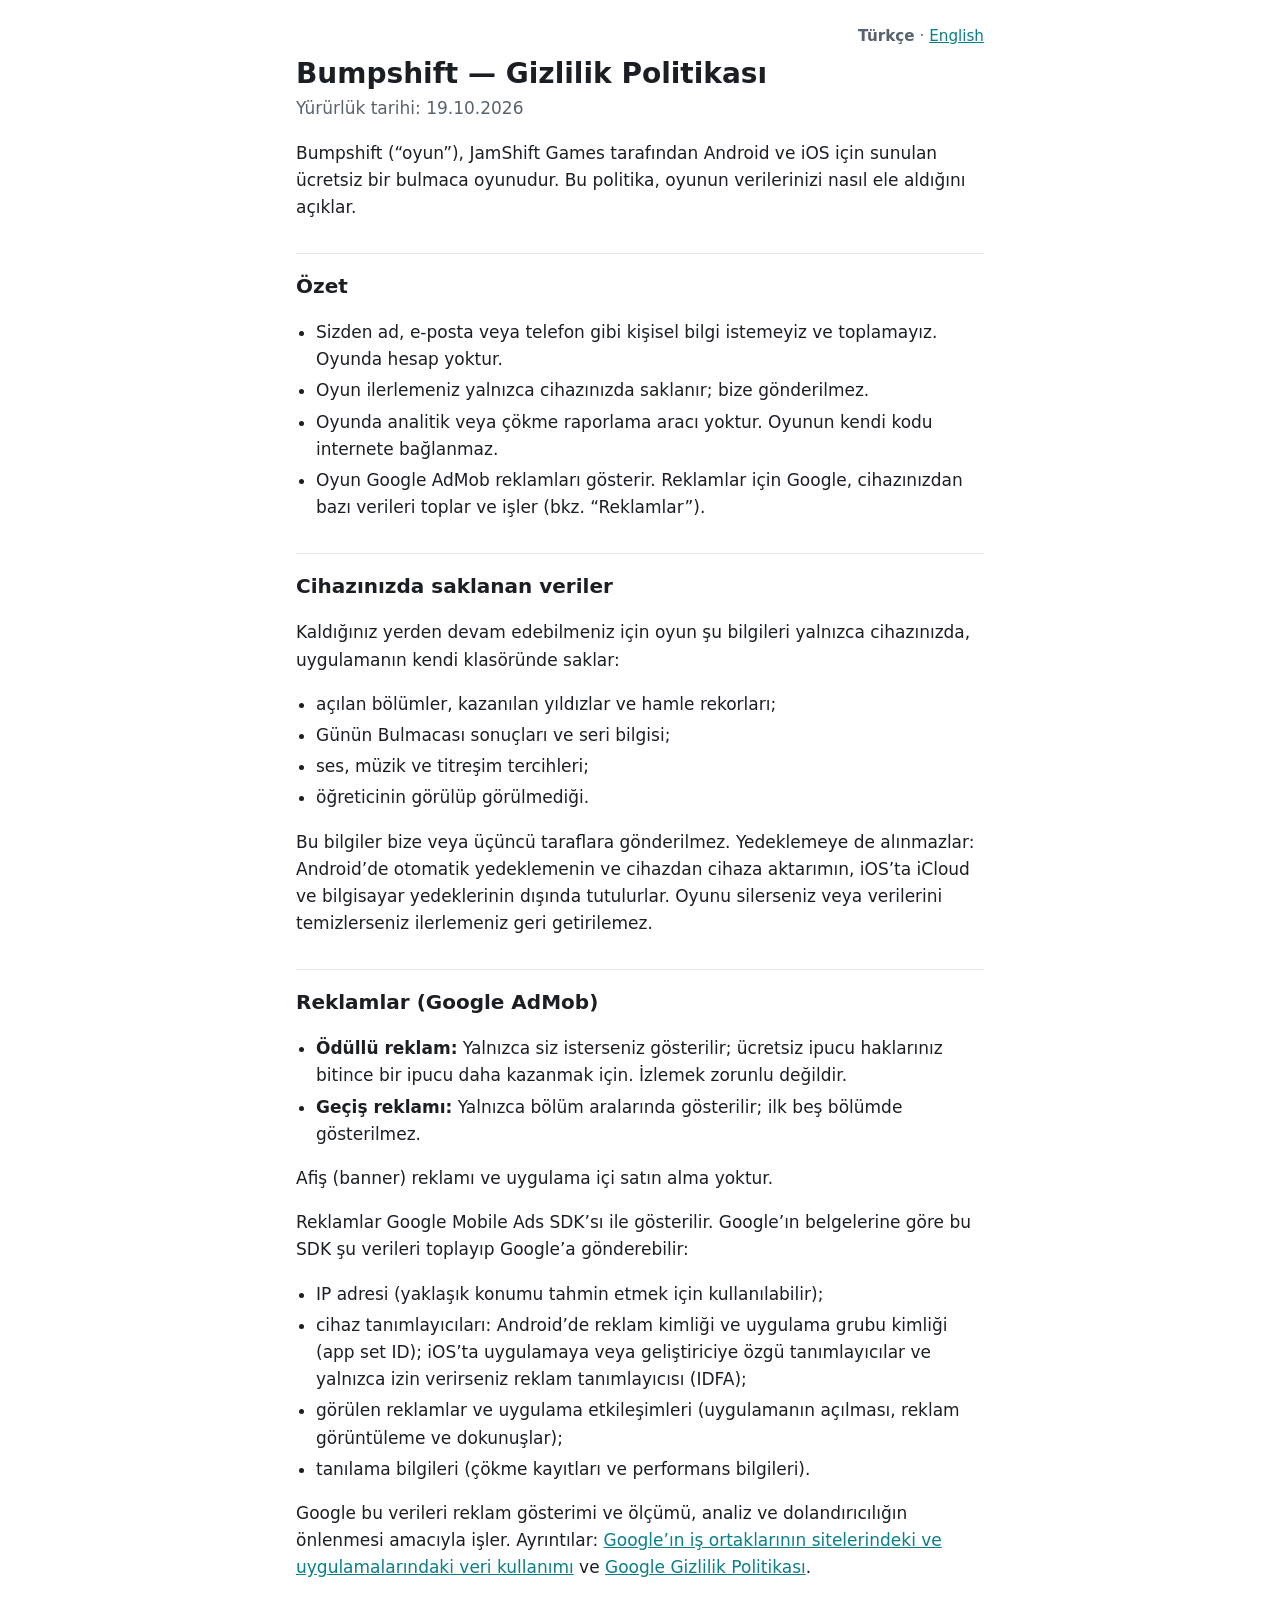
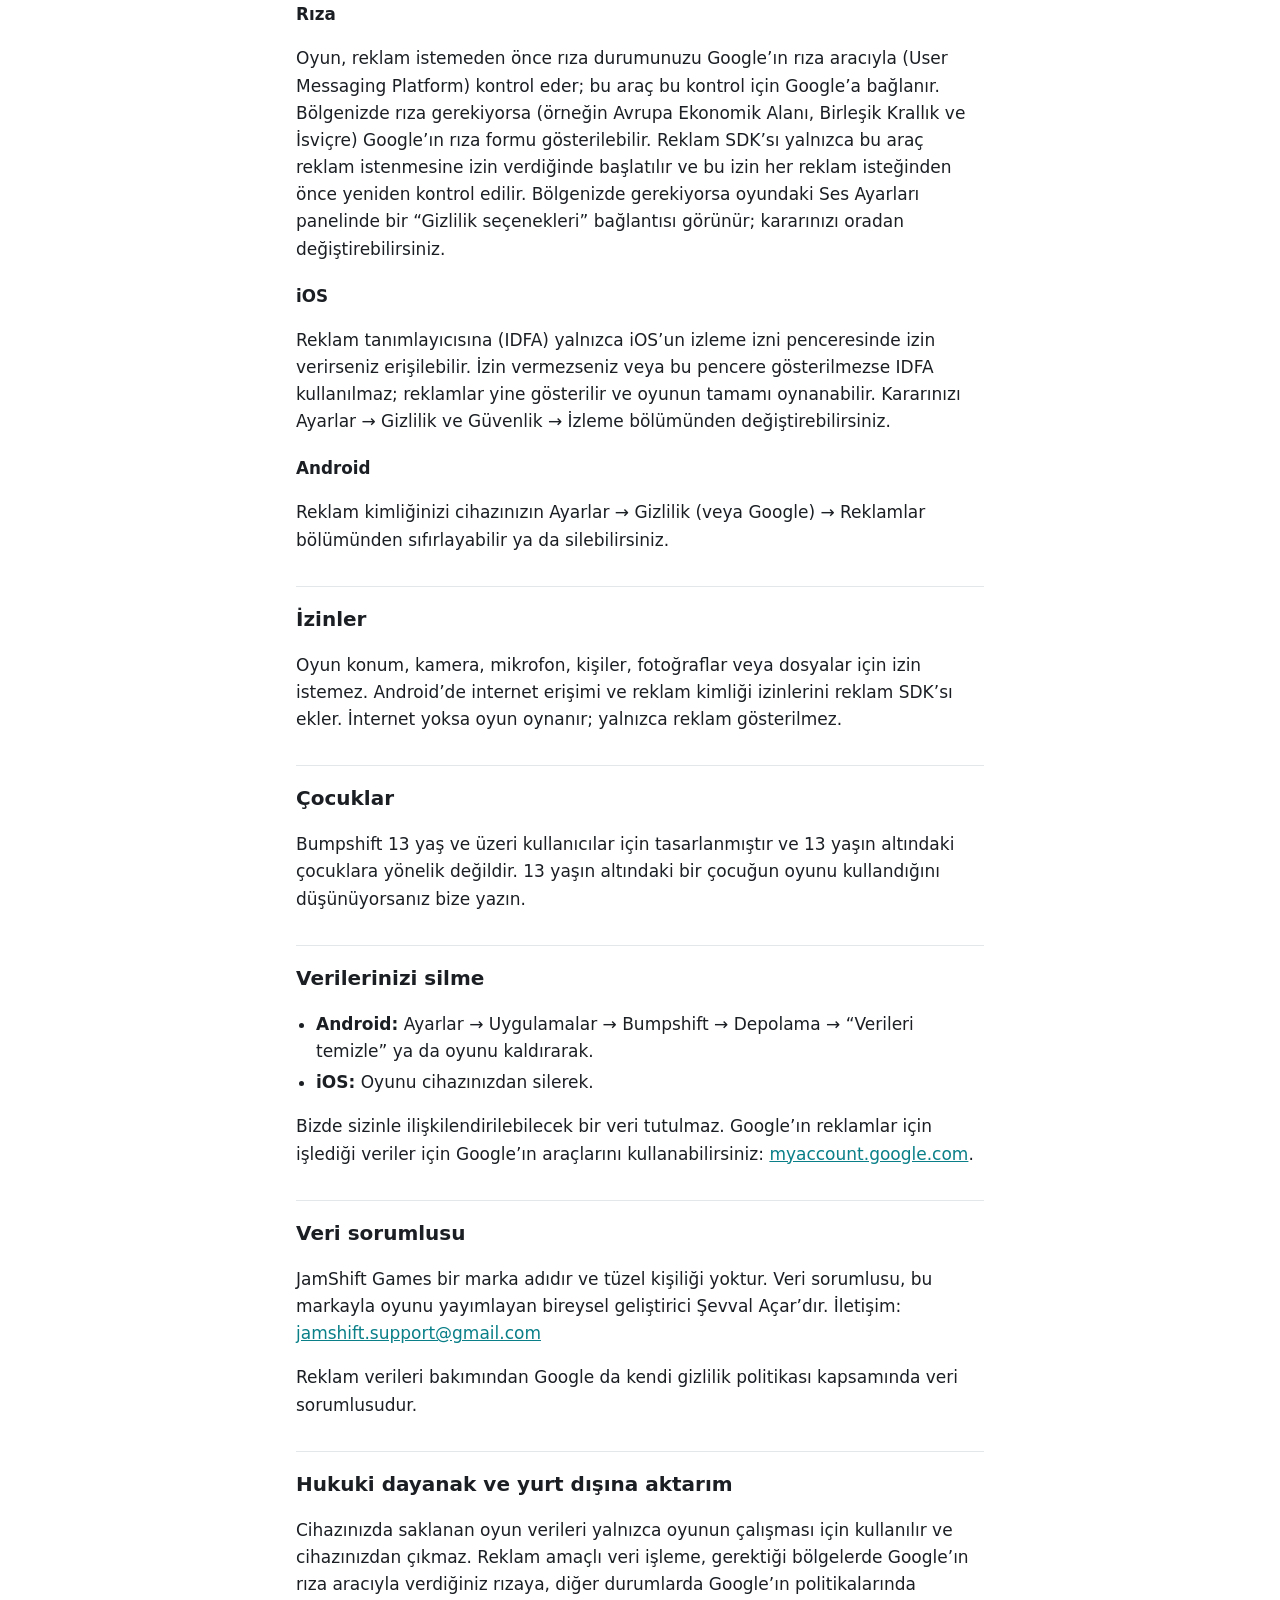
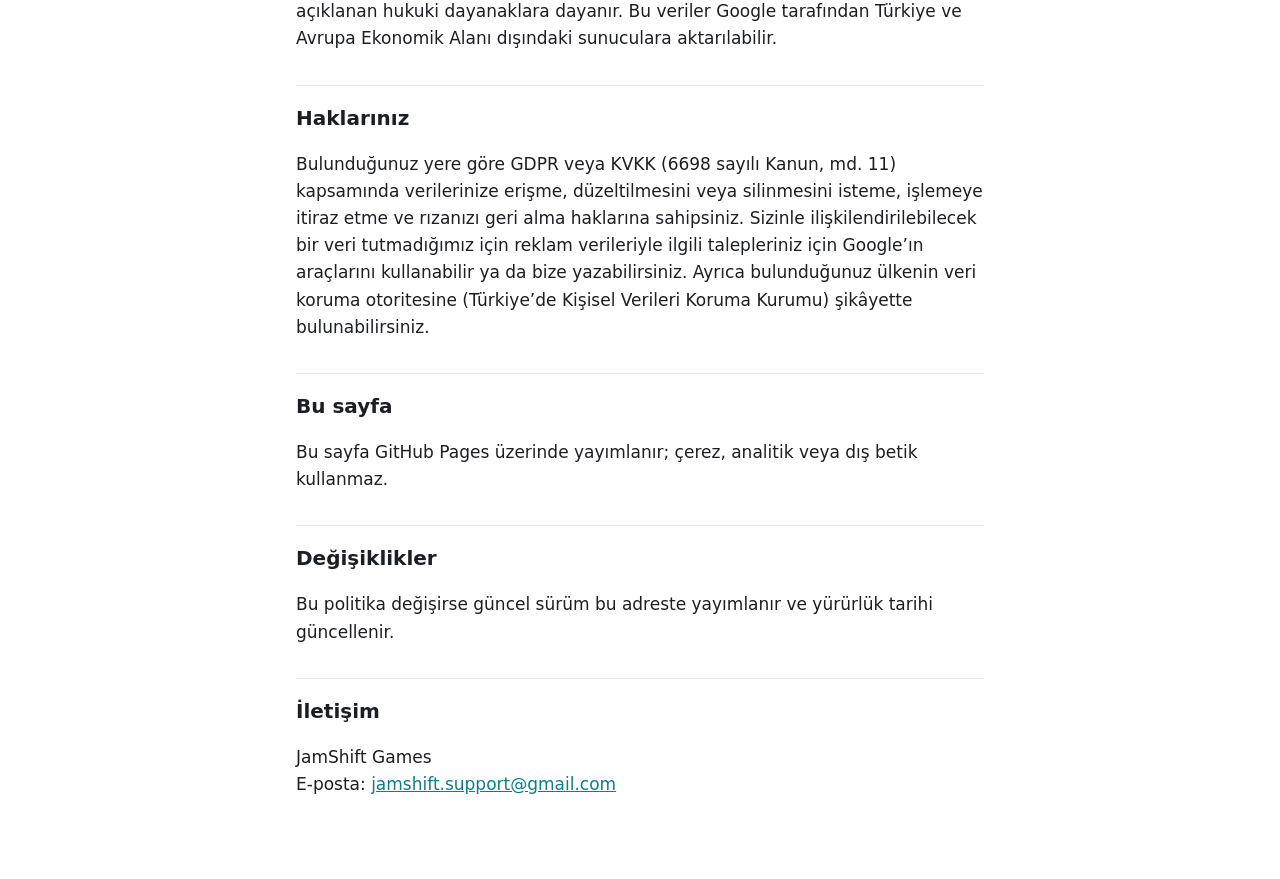
<file: index.html>
<!doctype html>
<html lang="tr">
<head>
<meta charset="utf-8">
<meta name="viewport" content="width=device-width, initial-scale=1">
<title>Bumpshift — Gizlilik Politikası</title>
<meta name="description" content="Bumpshift mobil bulmaca oyununun gizlilik politikası.">
<link rel="alternate" hreflang="en" href="https://sevvalacarr.github.io/jamshift-policy/en/">
<link rel="stylesheet" href="style.css">
</head>
<body>
<main>
<nav class="lang"><strong>Türkçe</strong> · <a href="en/" hreflang="en" lang="en">English</a></nav>

<h1>Bumpshift — Gizlilik Politikası</h1>
<p class="meta">Yürürlük tarihi: 19.10.2026</p>

<p>Bumpshift (“oyun”), JamShift Games tarafından Android ve iOS için sunulan ücretsiz bir
bulmaca oyunudur. Bu politika, oyunun verilerinizi nasıl ele aldığını açıklar.</p>

<h2>Özet</h2>
<ul>
<li>Sizden ad, e-posta veya telefon gibi kişisel bilgi istemeyiz ve toplamayız. Oyunda hesap yoktur.</li>
<li>Oyun ilerlemeniz yalnızca cihazınızda saklanır; bize gönderilmez.</li>
<li>Oyunda analitik veya çökme raporlama aracı yoktur. Oyunun kendi kodu internete bağlanmaz.</li>
<li>Oyun Google AdMob reklamları gösterir. Reklamlar için Google, cihazınızdan bazı verileri toplar ve işler (bkz. “Reklamlar”).</li>
</ul>

<h2>Cihazınızda saklanan veriler</h2>
<p>Kaldığınız yerden devam edebilmeniz için oyun şu bilgileri yalnızca cihazınızda, uygulamanın kendi klasöründe saklar:</p>
<ul>
<li>açılan bölümler, kazanılan yıldızlar ve hamle rekorları;</li>
<li>Günün Bulmacası sonuçları ve seri bilgisi;</li>
<li>ses, müzik ve titreşim tercihleri;</li>
<li>öğreticinin görülüp görülmediği.</li>
</ul>
<p>Bu bilgiler bize veya üçüncü taraflara gönderilmez. Yedeklemeye de alınmazlar: Android’de
otomatik yedeklemenin ve cihazdan cihaza aktarımın, iOS’ta iCloud ve bilgisayar yedeklerinin
dışında tutulurlar. Oyunu silerseniz veya verilerini temizlerseniz ilerlemeniz geri getirilemez.</p>

<h2>Reklamlar (Google AdMob)</h2>
<ul>
<li><strong>Ödüllü reklam:</strong> Yalnızca siz isterseniz gösterilir; ücretsiz ipucu haklarınız bitince bir ipucu daha kazanmak için. İzlemek zorunlu değildir.</li>
<li><strong>Geçiş reklamı:</strong> Yalnızca bölüm aralarında gösterilir; ilk beş bölümde gösterilmez.</li>
</ul>
<p>Afiş (banner) reklamı ve uygulama içi satın alma yoktur.</p>

<p>Reklamlar Google Mobile Ads SDK’sı ile gösterilir. Google’ın belgelerine göre bu SDK şu verileri toplayıp Google’a gönderebilir:</p>
<ul>
<li>IP adresi (yaklaşık konumu tahmin etmek için kullanılabilir);</li>
<li>cihaz tanımlayıcıları: Android’de reklam kimliği ve uygulama grubu kimliği (app set ID); iOS’ta uygulamaya veya geliştiriciye özgü tanımlayıcılar ve yalnızca izin verirseniz reklam tanımlayıcısı (IDFA);</li>
<li>görülen reklamlar ve uygulama etkileşimleri (uygulamanın açılması, reklam görüntüleme ve dokunuşlar);</li>
<li>tanılama bilgileri (çökme kayıtları ve performans bilgileri).</li>
</ul>
<p>Google bu verileri reklam gösterimi ve ölçümü, analiz ve dolandırıcılığın önlenmesi amacıyla işler.
Ayrıntılar: <a href="https://policies.google.com/technologies/partner-sites">Google’ın iş ortaklarının sitelerindeki ve uygulamalarındaki veri kullanımı</a>
ve <a href="https://policies.google.com/privacy">Google Gizlilik Politikası</a>.</p>

<h3>Rıza</h3>
<p>Oyun, reklam istemeden önce rıza durumunuzu Google’ın rıza aracıyla (User Messaging Platform)
kontrol eder; bu araç bu kontrol için Google’a bağlanır. Bölgenizde rıza gerekiyorsa (örneğin
Avrupa Ekonomik Alanı, Birleşik Krallık ve İsviçre) Google’ın rıza formu gösterilebilir.
Reklam SDK’sı yalnızca bu araç reklam istenmesine izin verdiğinde başlatılır ve bu izin her
reklam isteğinden önce yeniden kontrol edilir. Bölgenizde gerekiyorsa oyundaki Ses Ayarları
panelinde bir “Gizlilik seçenekleri” bağlantısı görünür; kararınızı oradan değiştirebilirsiniz.</p>

<h3>iOS</h3>
<p>Reklam tanımlayıcısına (IDFA) yalnızca iOS’un izleme izni penceresinde izin verirseniz
erişilebilir. İzin vermezseniz veya bu pencere gösterilmezse IDFA kullanılmaz; reklamlar yine
gösterilir ve oyunun tamamı oynanabilir. Kararınızı Ayarlar → Gizlilik ve Güvenlik → İzleme
bölümünden değiştirebilirsiniz.</p>

<h3>Android</h3>
<p>Reklam kimliğinizi cihazınızın Ayarlar → Gizlilik (veya Google) → Reklamlar bölümünden
sıfırlayabilir ya da silebilirsiniz.</p>

<h2>İzinler</h2>
<p>Oyun konum, kamera, mikrofon, kişiler, fotoğraflar veya dosyalar için izin istemez.
Android’de internet erişimi ve reklam kimliği izinlerini reklam SDK’sı ekler. İnternet yoksa
oyun oynanır; yalnızca reklam gösterilmez.</p>

<h2>Çocuklar</h2>
<p>Bumpshift 13 yaş ve üzeri kullanıcılar için tasarlanmıştır ve 13 yaşın altındaki çocuklara
yönelik değildir. 13 yaşın altındaki bir çocuğun oyunu kullandığını düşünüyorsanız bize yazın.</p>

<h2>Verilerinizi silme</h2>
<ul>
<li><strong>Android:</strong> Ayarlar → Uygulamalar → Bumpshift → Depolama → “Verileri temizle” ya da oyunu kaldırarak.</li>
<li><strong>iOS:</strong> Oyunu cihazınızdan silerek.</li>
</ul>
<p>Bizde sizinle ilişkilendirilebilecek bir veri tutulmaz. Google’ın reklamlar için işlediği
veriler için Google’ın araçlarını kullanabilirsiniz: <a href="https://myaccount.google.com/">myaccount.google.com</a>.</p>

<h2>Veri sorumlusu</h2>
<p>JamShift Games bir marka adıdır ve tüzel kişiliği yoktur. Veri sorumlusu, bu markayla oyunu yayımlayan bireysel geliştirici Şevval Açar’dır. İletişim: <a href="mailto:jamshift.support@gmail.com">jamshift.support@gmail.com</a></p>
<p>Reklam verileri bakımından Google da kendi gizlilik politikası kapsamında veri sorumlusudur.</p>

<h2>Hukuki dayanak ve yurt dışına aktarım</h2>
<p>Cihazınızda saklanan oyun verileri yalnızca oyunun çalışması için kullanılır ve cihazınızdan
çıkmaz. Reklam amaçlı veri işleme, gerektiği bölgelerde Google’ın rıza aracıyla verdiğiniz
rızaya, diğer durumlarda Google’ın politikalarında açıklanan hukuki dayanaklara dayanır.
Bu veriler Google tarafından Türkiye ve Avrupa Ekonomik Alanı dışındaki sunuculara aktarılabilir.</p>

<h2>Haklarınız</h2>
<p>Bulunduğunuz yere göre GDPR veya KVKK (6698 sayılı Kanun, md. 11) kapsamında verilerinize
erişme, düzeltilmesini veya silinmesini isteme, işlemeye itiraz etme ve rızanızı geri alma
haklarına sahipsiniz. Sizinle ilişkilendirilebilecek bir veri tutmadığımız için reklam
verileriyle ilgili talepleriniz için Google’ın araçlarını kullanabilir ya da bize
yazabilirsiniz. Ayrıca bulunduğunuz ülkenin veri koruma otoritesine (Türkiye’de Kişisel
Verileri Koruma Kurumu) şikâyette bulunabilirsiniz.</p>

<h2>Bu sayfa</h2>
<p>Bu sayfa GitHub Pages üzerinde yayımlanır; çerez, analitik veya dış betik kullanmaz.</p>

<h2>Değişiklikler</h2>
<p>Bu politika değişirse güncel sürüm bu adreste yayımlanır ve yürürlük tarihi güncellenir.</p>

<h2>İletişim</h2>
<p>JamShift Games<br>
E-posta: <a href="mailto:jamshift.support@gmail.com">jamshift.support@gmail.com</a></p>
</main>
</body>
</html>
</file>
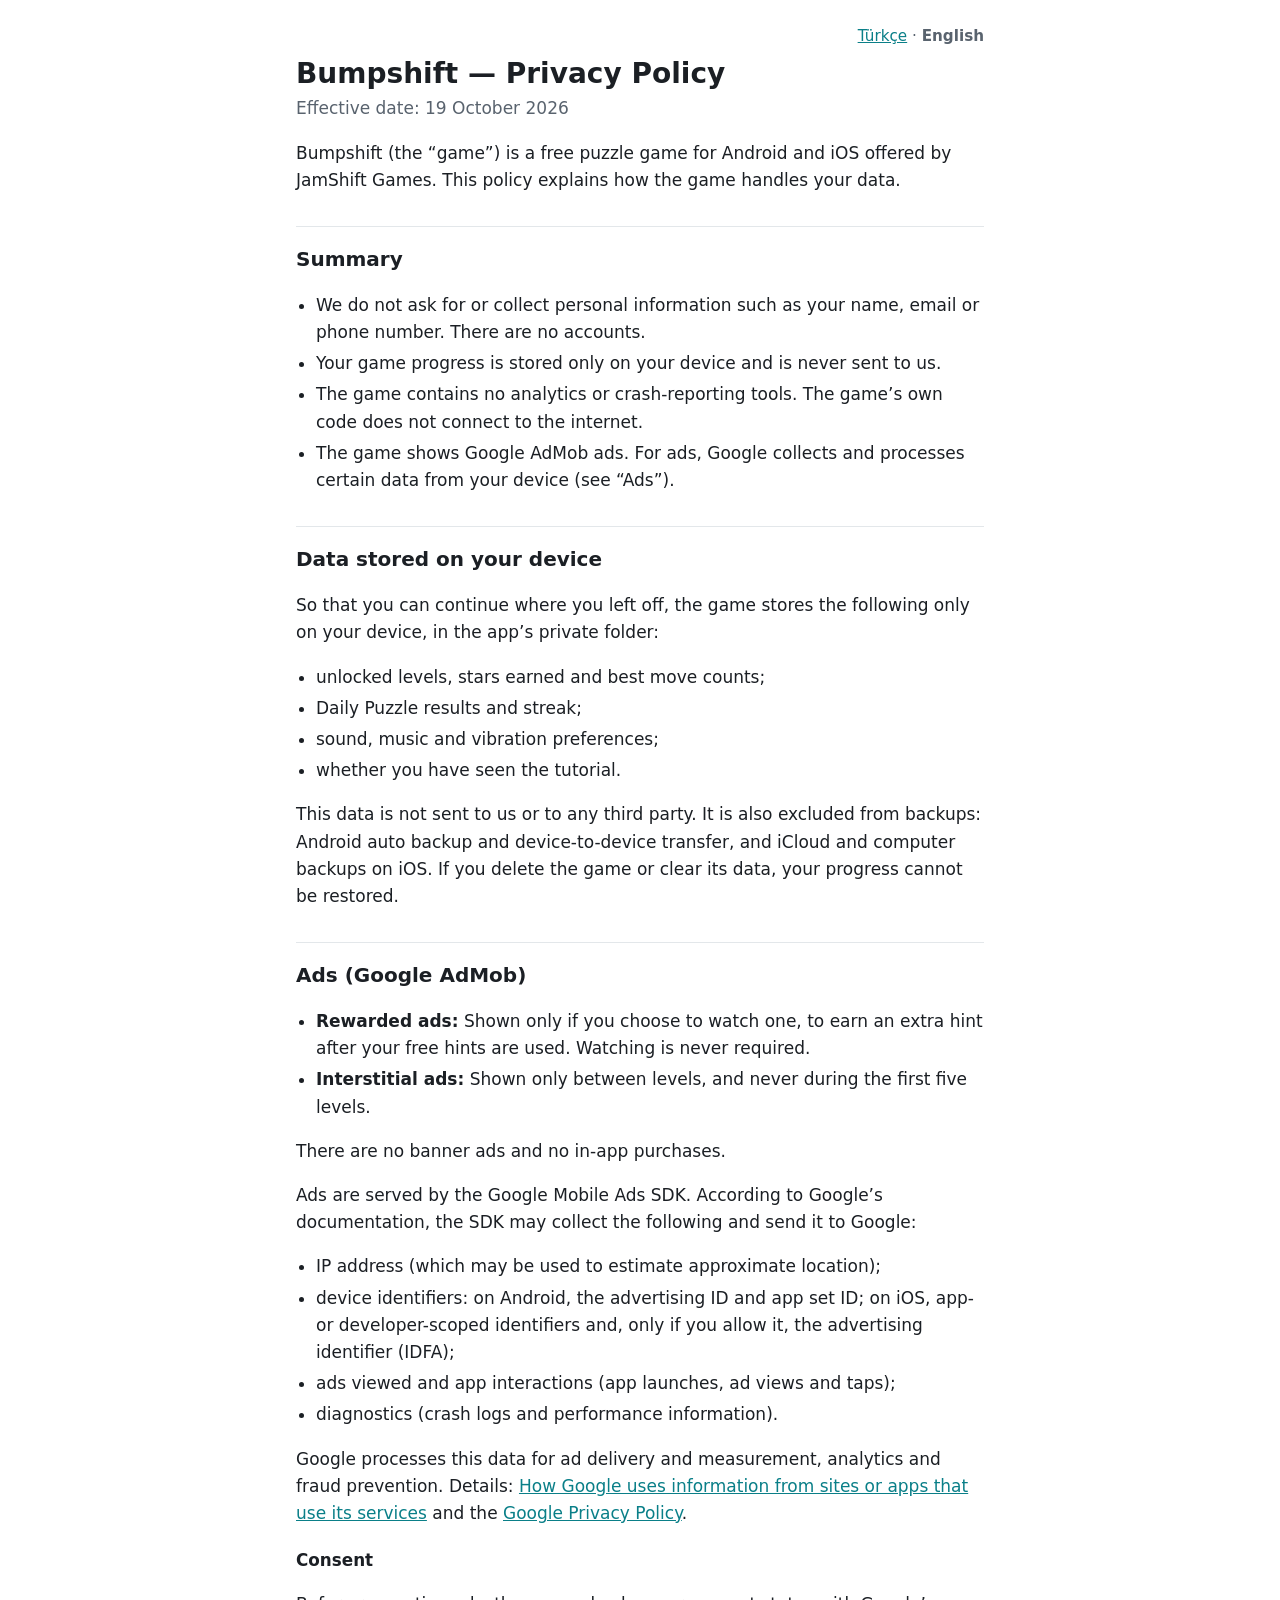
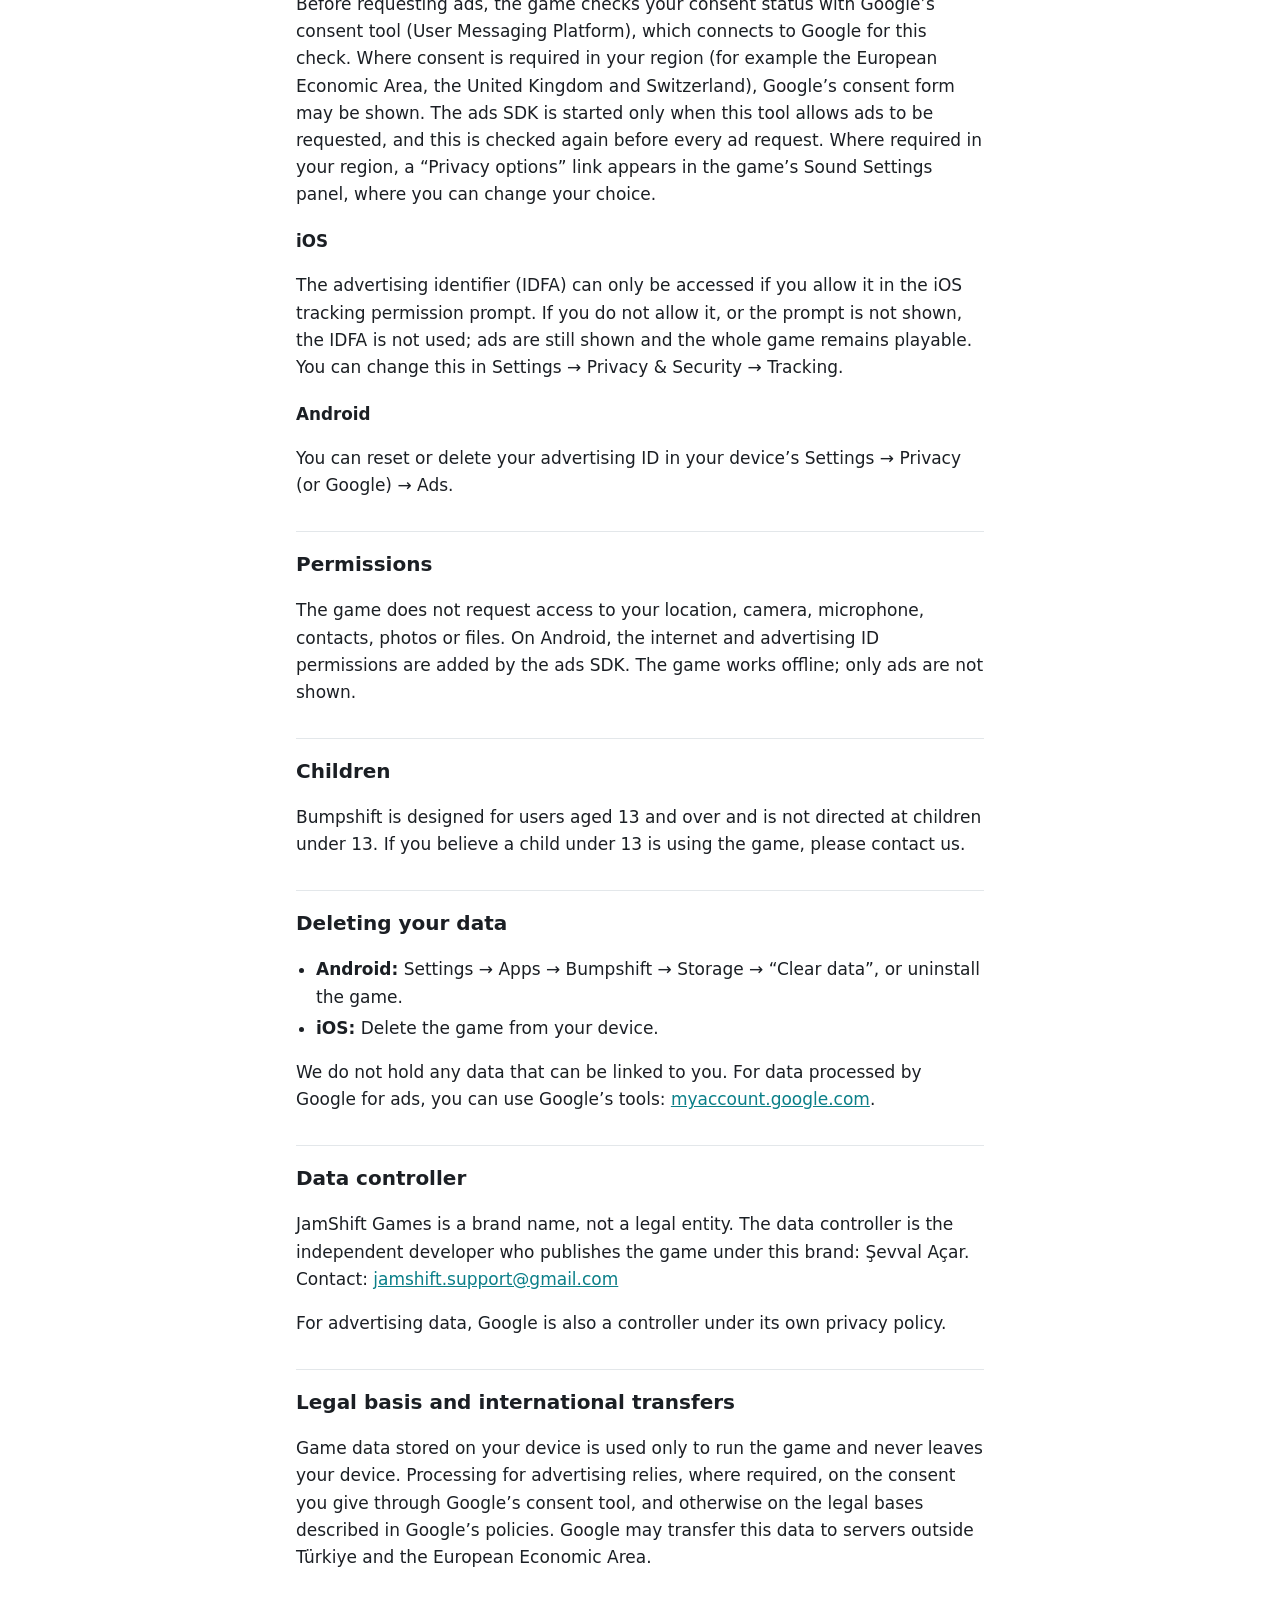
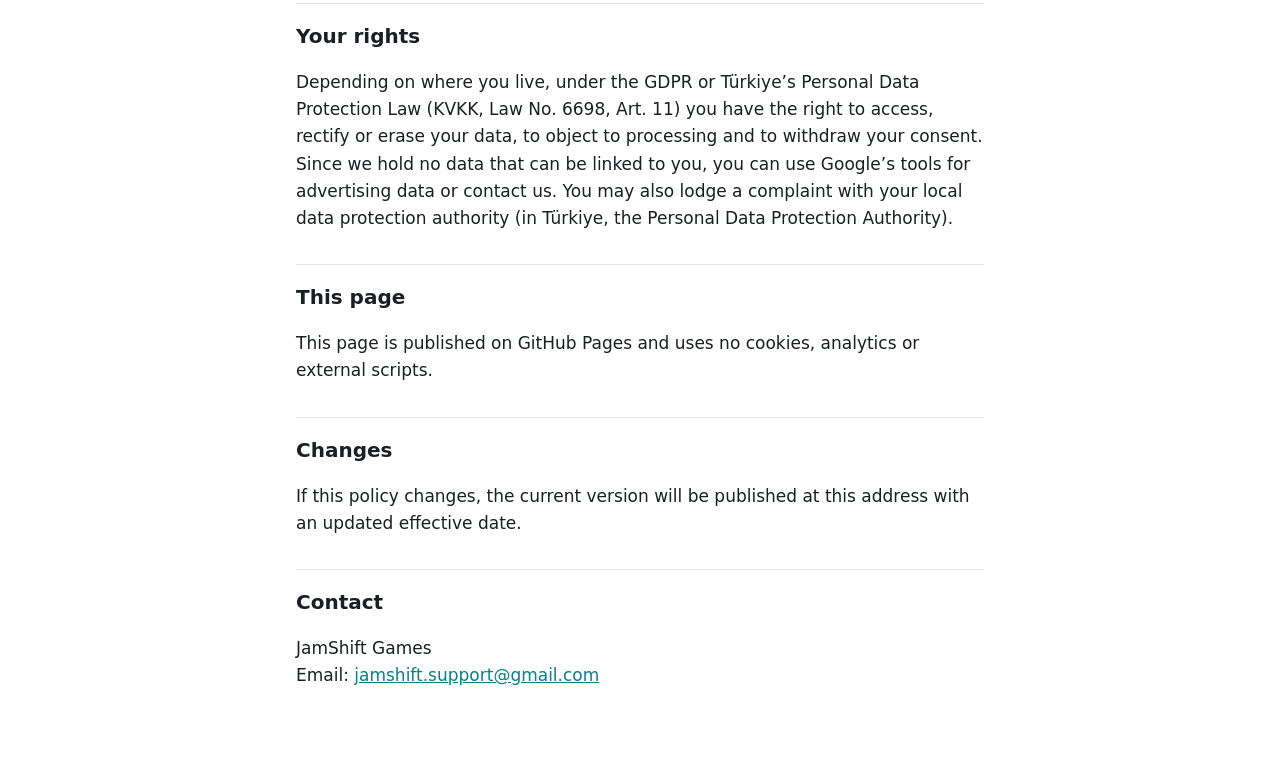
<file: en/index.html>
<!doctype html>
<html lang="en">
<head>
<meta charset="utf-8">
<meta name="viewport" content="width=device-width, initial-scale=1">
<title>Bumpshift — Privacy Policy</title>
<meta name="description" content="Privacy policy of the Bumpshift mobile puzzle game.">
<link rel="alternate" hreflang="tr" href="https://sevvalacarr.github.io/jamshift-policy/">
<link rel="stylesheet" href="../style.css">
</head>
<body>
<main>
<nav class="lang"><a href="../" hreflang="tr" lang="tr">Türkçe</a> · <strong>English</strong></nav>

<h1>Bumpshift — Privacy Policy</h1>
<p class="meta">Effective date: 19 October 2026</p>

<p>Bumpshift (the “game”) is a free puzzle game for Android and iOS offered by JamShift Games.
This policy explains how the game handles your data.</p>

<h2>Summary</h2>
<ul>
<li>We do not ask for or collect personal information such as your name, email or phone number. There are no accounts.</li>
<li>Your game progress is stored only on your device and is never sent to us.</li>
<li>The game contains no analytics or crash-reporting tools. The game’s own code does not connect to the internet.</li>
<li>The game shows Google AdMob ads. For ads, Google collects and processes certain data from your device (see “Ads”).</li>
</ul>

<h2>Data stored on your device</h2>
<p>So that you can continue where you left off, the game stores the following only on your device, in the app’s private folder:</p>
<ul>
<li>unlocked levels, stars earned and best move counts;</li>
<li>Daily Puzzle results and streak;</li>
<li>sound, music and vibration preferences;</li>
<li>whether you have seen the tutorial.</li>
</ul>
<p>This data is not sent to us or to any third party. It is also excluded from backups:
Android auto backup and device-to-device transfer, and iCloud and computer backups on iOS.
If you delete the game or clear its data, your progress cannot be restored.</p>

<h2>Ads (Google AdMob)</h2>
<ul>
<li><strong>Rewarded ads:</strong> Shown only if you choose to watch one, to earn an extra hint after your free hints are used. Watching is never required.</li>
<li><strong>Interstitial ads:</strong> Shown only between levels, and never during the first five levels.</li>
</ul>
<p>There are no banner ads and no in-app purchases.</p>

<p>Ads are served by the Google Mobile Ads SDK. According to Google’s documentation, the SDK may collect the following and send it to Google:</p>
<ul>
<li>IP address (which may be used to estimate approximate location);</li>
<li>device identifiers: on Android, the advertising ID and app set ID; on iOS, app- or developer-scoped identifiers and, only if you allow it, the advertising identifier (IDFA);</li>
<li>ads viewed and app interactions (app launches, ad views and taps);</li>
<li>diagnostics (crash logs and performance information).</li>
</ul>
<p>Google processes this data for ad delivery and measurement, analytics and fraud prevention.
Details: <a href="https://policies.google.com/technologies/partner-sites">How Google uses information from sites or apps that use its services</a>
and the <a href="https://policies.google.com/privacy">Google Privacy Policy</a>.</p>

<h3>Consent</h3>
<p>Before requesting ads, the game checks your consent status with Google’s consent tool
(User Messaging Platform), which connects to Google for this check. Where consent is required
in your region (for example the European Economic Area, the United Kingdom and Switzerland),
Google’s consent form may be shown. The ads SDK is started only when this tool allows ads to be
requested, and this is checked again before every ad request. Where required in your region, a
“Privacy options” link appears in the game’s Sound Settings panel, where you can change your choice.</p>

<h3>iOS</h3>
<p>The advertising identifier (IDFA) can only be accessed if you allow it in the iOS tracking
permission prompt. If you do not allow it, or the prompt is not shown, the IDFA is not used; ads
are still shown and the whole game remains playable. You can change this in Settings → Privacy
&amp; Security → Tracking.</p>

<h3>Android</h3>
<p>You can reset or delete your advertising ID in your device’s Settings → Privacy (or Google) → Ads.</p>

<h2>Permissions</h2>
<p>The game does not request access to your location, camera, microphone, contacts, photos or
files. On Android, the internet and advertising ID permissions are added by the ads SDK. The game
works offline; only ads are not shown.</p>

<h2>Children</h2>
<p>Bumpshift is designed for users aged 13 and over and is not directed at children under 13.
If you believe a child under 13 is using the game, please contact us.</p>

<h2>Deleting your data</h2>
<ul>
<li><strong>Android:</strong> Settings → Apps → Bumpshift → Storage → “Clear data”, or uninstall the game.</li>
<li><strong>iOS:</strong> Delete the game from your device.</li>
</ul>
<p>We do not hold any data that can be linked to you. For data processed by Google for ads, you
can use Google’s tools: <a href="https://myaccount.google.com/">myaccount.google.com</a>.</p>

<h2>Data controller</h2>
<p>JamShift Games is a brand name, not a legal entity. The data controller is the independent developer who publishes the game under this brand: Şevval Açar. Contact: <a href="mailto:jamshift.support@gmail.com">jamshift.support@gmail.com</a></p>
<p>For advertising data, Google is also a controller under its own privacy policy.</p>

<h2>Legal basis and international transfers</h2>
<p>Game data stored on your device is used only to run the game and never leaves your device.
Processing for advertising relies, where required, on the consent you give through Google’s
consent tool, and otherwise on the legal bases described in Google’s policies. Google may
transfer this data to servers outside Türkiye and the European Economic Area.</p>

<h2>Your rights</h2>
<p>Depending on where you live, under the GDPR or Türkiye’s Personal Data Protection Law
(KVKK, Law No. 6698, Art. 11) you have the right to access, rectify or erase your data, to
object to processing and to withdraw your consent. Since we hold no data that can be linked to
you, you can use Google’s tools for advertising data or contact us. You may also lodge a
complaint with your local data protection authority (in Türkiye, the Personal Data Protection
Authority).</p>

<h2>This page</h2>
<p>This page is published on GitHub Pages and uses no cookies, analytics or external scripts.</p>

<h2>Changes</h2>
<p>If this policy changes, the current version will be published at this address with an updated effective date.</p>

<h2>Contact</h2>
<p>JamShift Games<br>
Email: <a href="mailto:jamshift.support@gmail.com">jamshift.support@gmail.com</a></p>
</main>
</body>
</html>
</file>
<file: style.css>
:root {
  --bg: #ffffff;
  --text: #1b1f24;
  --muted: #59636e;
  --accent: #0a7f88;
  --rule: #e3e7ea;
  color-scheme: light dark;
}
@media (prefers-color-scheme: dark) {
  :root {
    --bg: #111417;
    --text: #e6e9ec;
    --muted: #9aa4ad;
    --accent: #3fc8d2;
    --rule: #2a3036;
  }
}
* { box-sizing: border-box; }
body {
  margin: 0;
  background: var(--bg);
  color: var(--text);
  font: 17px/1.6 system-ui, -apple-system, "Segoe UI", Roboto, sans-serif;
}
main { max-width: 720px; margin: 0 auto; padding: 24px 16px 64px; }
h1 { font-size: 1.75rem; line-height: 1.25; margin: 0.5rem 0 0.25rem; }
h2 { font-size: 1.25rem; margin: 2rem 0 0.5rem; padding-top: 1rem; border-top: 1px solid var(--rule); }
h3 { font-size: 1.05rem; margin: 1.25rem 0 0.25rem; }
.meta { color: var(--muted); margin-top: 0; }
.lang { text-align: right; font-size: 0.95rem; color: var(--muted); }
a { color: var(--accent); overflow-wrap: anywhere; }
ul { padding-left: 1.25rem; }
li { margin: 0.25rem 0; }
</file>
